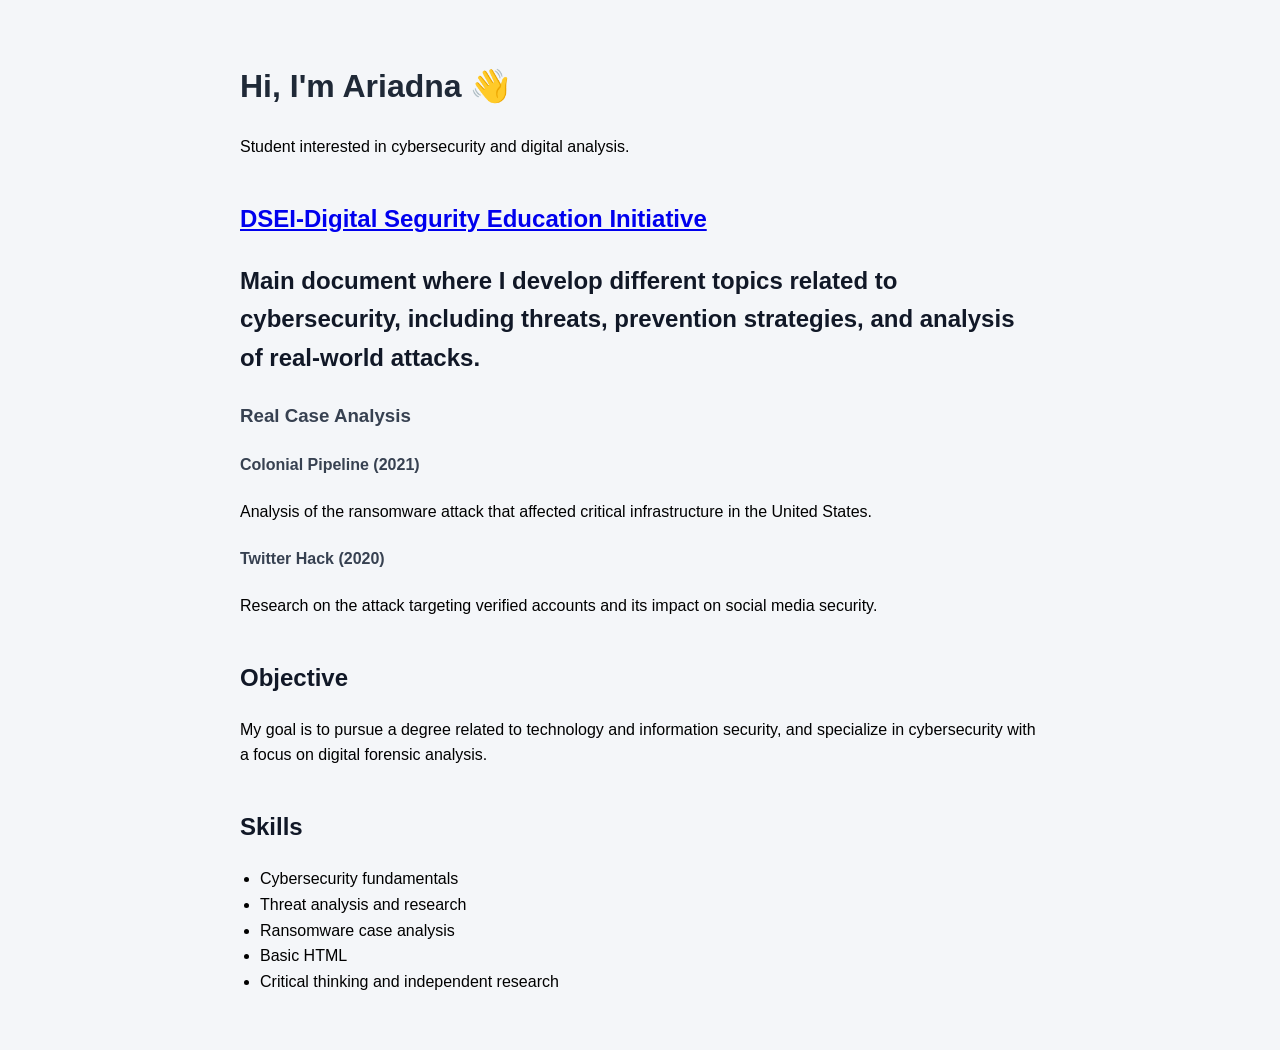
<file: index.html>
<!DOCTYPE html>
<html>
<head>
    <link rel="stylesheet" href="style.css"> 
    <title>Ariadna | Portfolio</title>
</head>
<body>

    <h1>Hi, I'm Ariadna 👋</h1>
    <p>Student interested in cybersecurity and digital analysis.</p>

    <h2>
        <a href="projects/dsei.html">DSEI-Digital Segurity Education Initiative</a>
    <p>
    Main document where I develop different topics related to cybersecurity,
    including threats, prevention strategies, and analysis of real-world attacks.
    </p>

    <h3>Real Case Analysis</h3>

    <h4>Colonial Pipeline (2021)</h4>
    <p>
    Analysis of the ransomware attack that affected critical infrastructure in the United States.
    </p>

    <h4>Twitter Hack (2020)</h4>
    <p>
    Research on the attack targeting verified accounts and its impact on social media security.
    </p>

    <h2>Objective</h2>
    <p>
    My goal is to pursue a degree related to technology and information security,
    and specialize in cybersecurity with a focus on digital forensic analysis.
    </p>

    <h2>Skills</h2>
    <ul>
        <li>Cybersecurity fundamentals</li>
        <li>Threat analysis and research</li>
        <li>Ransomware case analysis</li>
        <li>Basic HTML</li>
        <li>Critical thinking and independent research</li>
    </ul>

</body>
</html>
</file>
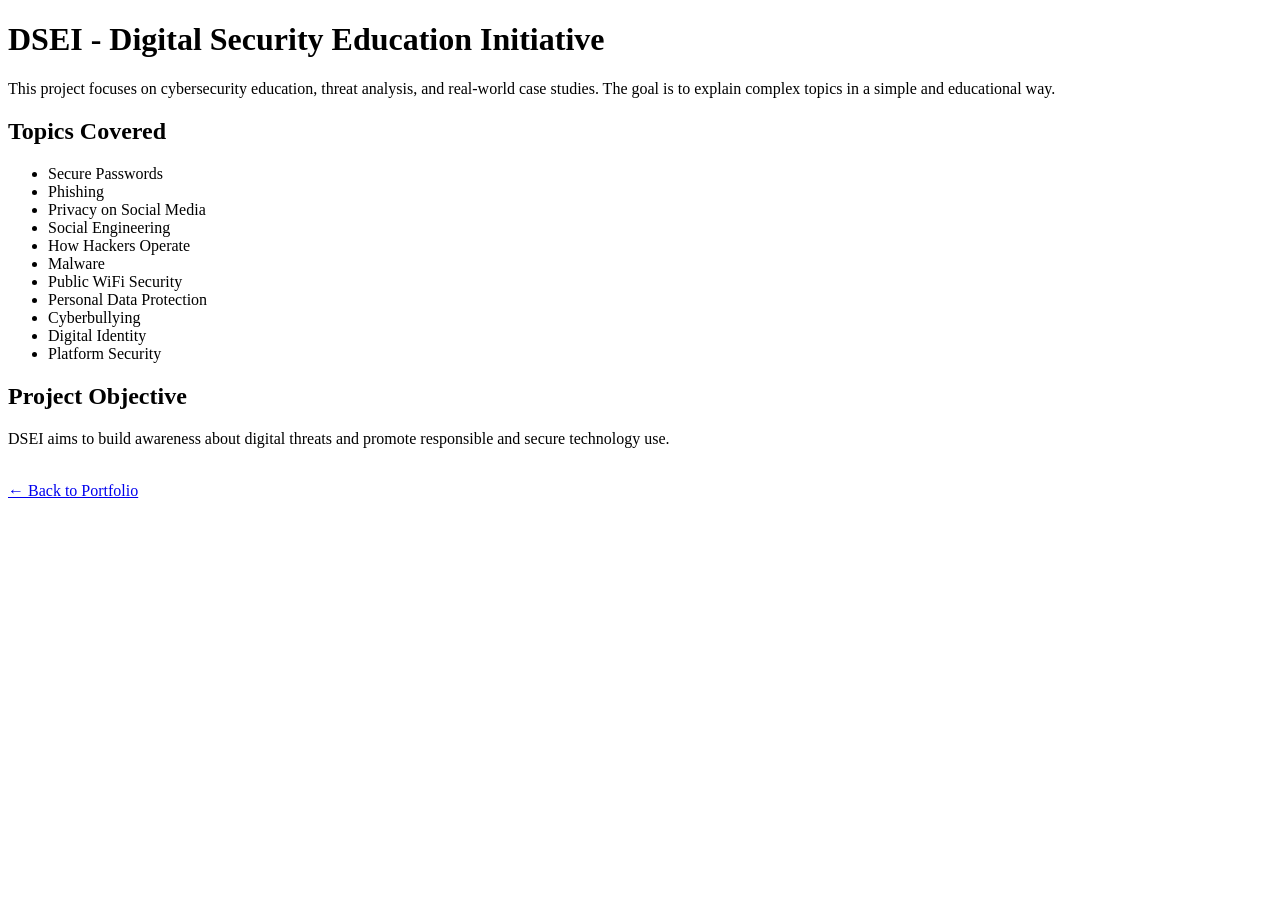
<file: projects/dsei.html>
<!DOCTYPE html>
<html>
<head>
    <title>DSEI Project</title>
    
</head>
<body>

<h1>DSEI - Digital Security Education Initiative</h1>

<p>
This project focuses on cybersecurity education, threat analysis,
and real-world case studies. The goal is to explain complex topics
in a simple and educational way.
</p>

<h2>Topics Covered</h2>

<ul>
    <li>Secure Passwords</li>
    <li>Phishing</li>
    <li>Privacy on Social Media</li>
    <li>Social Engineering</li>
    <li>How Hackers Operate</li>
    <li>Malware</li>
    <li>Public WiFi Security</li>
    <li>Personal Data Protection</li>
    <li>Cyberbullying</li>
    <li>Digital Identity</li>
    <li>Platform Security</li>
</ul>

<h2>Project Objective</h2>
<p>
DSEI aims to build awareness about digital threats and promote
responsible and secure technology use.
</p>

<br>
<a href="../index.html">← Back to Portfolio</a>

</body>
</html>
</file>
<file: style.css>
body {
    background-color: #f4f6f9;
    font-family: Arial, sans-serif;
    max-width: 800px;
    margin: auto;
    padding: 40px;
    line-height: 1.6;
}

h1 {
    color: #1f2937;
}

h2 {
    margin-top: 40px;
    color: #111827;
}

h3, h4 {
    color: #374151;
}

ul {
    padding-left: 20px;
}
</file>
